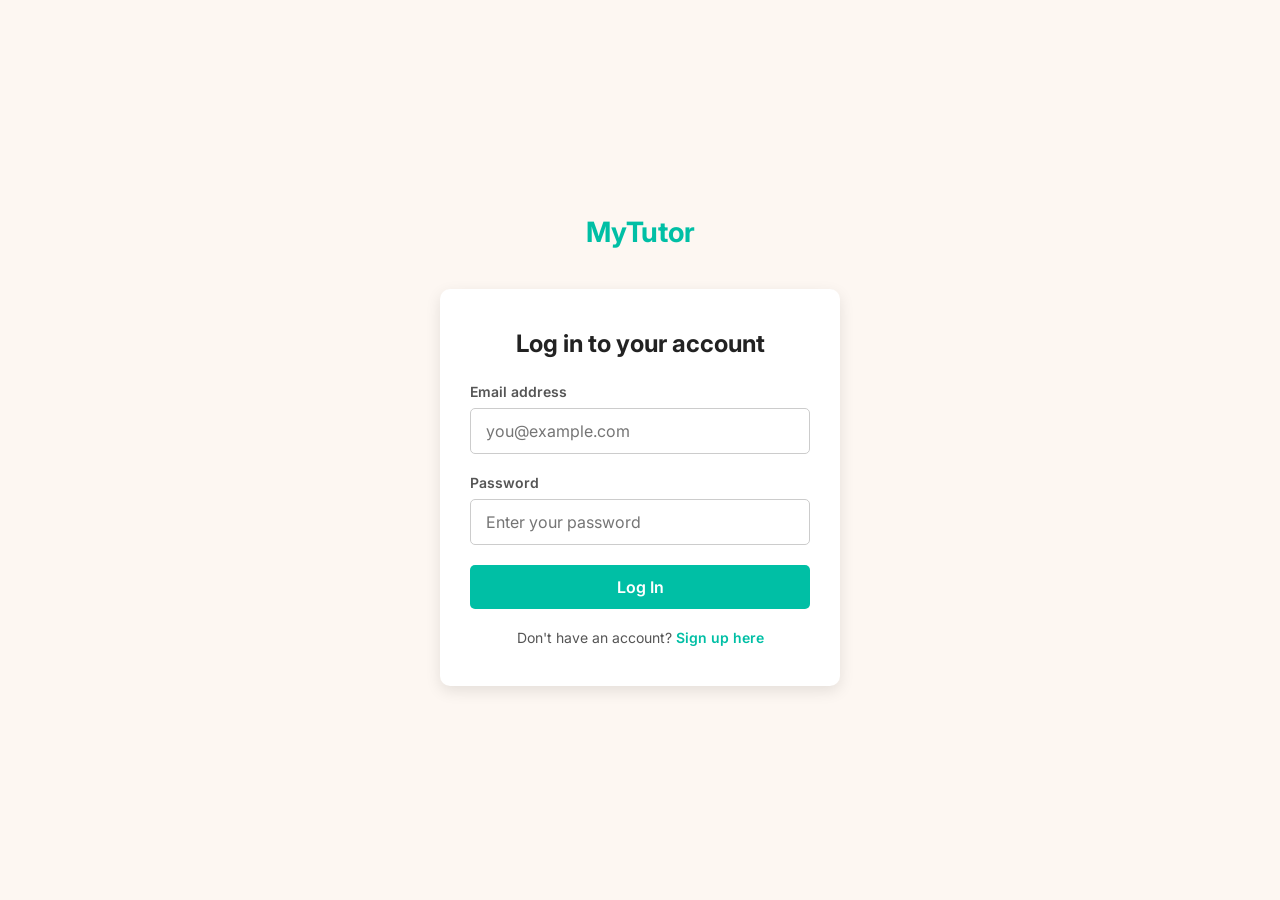
<file: backend/src/main/resources/static/login.html>
<!DOCTYPE html>
<html lang="en">
<head>
  <meta charset="UTF-8" />
  <meta name="viewport" content="width=device-width, initial-scale=1.0" />
  <title>Login - MyTutor</title>
  <link href="https://fonts.googleapis.com/css2?family=Inter:wght@400;600;700&display=swap" rel="stylesheet" />
  <style>
    * {
      box-sizing: border-box;
      margin: 0;
      padding: 0;
      font-family: 'Inter', sans-serif;
    }
    body {
      background: #fdf7f2;
      color: #222;
      display: flex;
      flex-direction: column;
      min-height: 100vh;
      justify-content: center;
      align-items: center;
      padding: 20px;
    }
    header {
      width: 100%;
      max-width: 400px;
      margin-bottom: 40px;
      text-align: center;
    }
    header .logo {
      font-weight: 700;
      font-size: 28px;
      color: #00bfa5;
    }
    main {
      background: #fff;
      padding: 40px 30px;
      border-radius: 10px;
      box-shadow: 0 5px 15px rgba(0,0,0,0.1);
      width: 100%;
      max-width: 400px;
    }
    main h2 {
      margin-bottom: 25px;
      font-weight: 700;
      font-size: 24px;
      text-align: center;
      color: #222;
    }
    form {
      display: flex;
      flex-direction: column;
    }
    label {
      margin-bottom: 8px;
      font-weight: 600;
      font-size: 14px;
      color: #555;
    }
    input[type="email"],
    input[type="password"] {
      padding: 12px 15px;
      margin-bottom: 20px;
      border: 1px solid #ccc;
      border-radius: 5px;
      font-size: 16px;
      transition: border-color 0.3s ease;
    }
    input[type="email"]:focus,
    input[type="password"]:focus {
      border-color: #00bfa5;
      outline: none;
    }
    button {
      padding: 12px 15px;
      background: #00bfa5;
      color: white;
      border: none;
      border-radius: 5px;
      font-size: 16px;
      font-weight: 600;
      cursor: pointer;
      transition: background-color 0.3s ease;
    }
    button:hover {
      background: #009e8f;
    }
    .signup-link {
      margin-top: 20px;
      text-align: center;
      font-size: 14px;
      color: #555;
    }
    .signup-link a {
      color: #00bfa5;
      text-decoration: none;
      font-weight: 600;
    }
    .signup-link a:hover {
      text-decoration: underline;
    }
    .error-message {
      display: none;
      color: red;
      margin-bottom: 20px;
      text-align: center;
    }
  </style>
</head>
<body>
  <header>
    <div class="logo">MyTutor</div>
  </header>
  <main>
    <h2>Log in to your account</h2>
    <form id="loginForm" onsubmit="handleLogin(event)">
      <label for="email">Email address</label>
      <input type="email" id="email" name="email" placeholder="you@example.com" required />
      <label for="password">Password</label>
      <input type="password" id="password" name="password" placeholder="Enter your password" required />
      <div id="errorMessage" class="error-message"></div>
      <button type="submit">Log In</button>
    </form>
    <div class="signup-link">
      Don't have an account? <a href="signup.html">Sign up here</a>
    </div>
  </main>
  <script>
function handleLogin(event) {
  event.preventDefault();
  const email = document.getElementById('email').value;
  const password = document.getElementById('password').value;
  const errorMessage = document.getElementById('errorMessage');
  
  // Add this to the beginning of your handleLogin function
  console.log("Login attempt with:", { email, password });

  // Basic validation
  if (!email || !password) {
    errorMessage.textContent = "Please fill in all fields";
    errorMessage.style.display = "block";
    return;
  }
  
  fetch('/api/auth/login', {
    method: 'POST',
    headers: {
      'Content-Type': 'application/json',
    },
    body: JSON.stringify({ email, password }),
  })
  .then(response => {
    if (!response.ok) {
      return response.json().then(data => {
        throw new Error(data.error || 'Invalid email or password');
      });
    }
    return response.json();
  })
  .then(data => {
    // Store user data in localStorage
    localStorage.setItem('user', JSON.stringify({
      id: data.id,
      name: data.name,
      email: data.email,
      role: data.role
    }));
    
    // Redirect based on user role
    if (data.role === 'STUDENT') {
      window.location.href = '/studentdashboard.html';
    } else if (data.role === 'TUTOR') {
      window.location.href = '/tutorDashboard.html';
    } else {
      window.location.href = '/index.html';
    }
  })
  .catch(error => {
    console.error('Login error:', error);
    // Show detailed error information
    errorMessage.textContent = error.message || 'Login failed. Please check console for details.';
    errorMessage.style.display = "block";
  });
}
</script>
</body>
</html>
</file>
